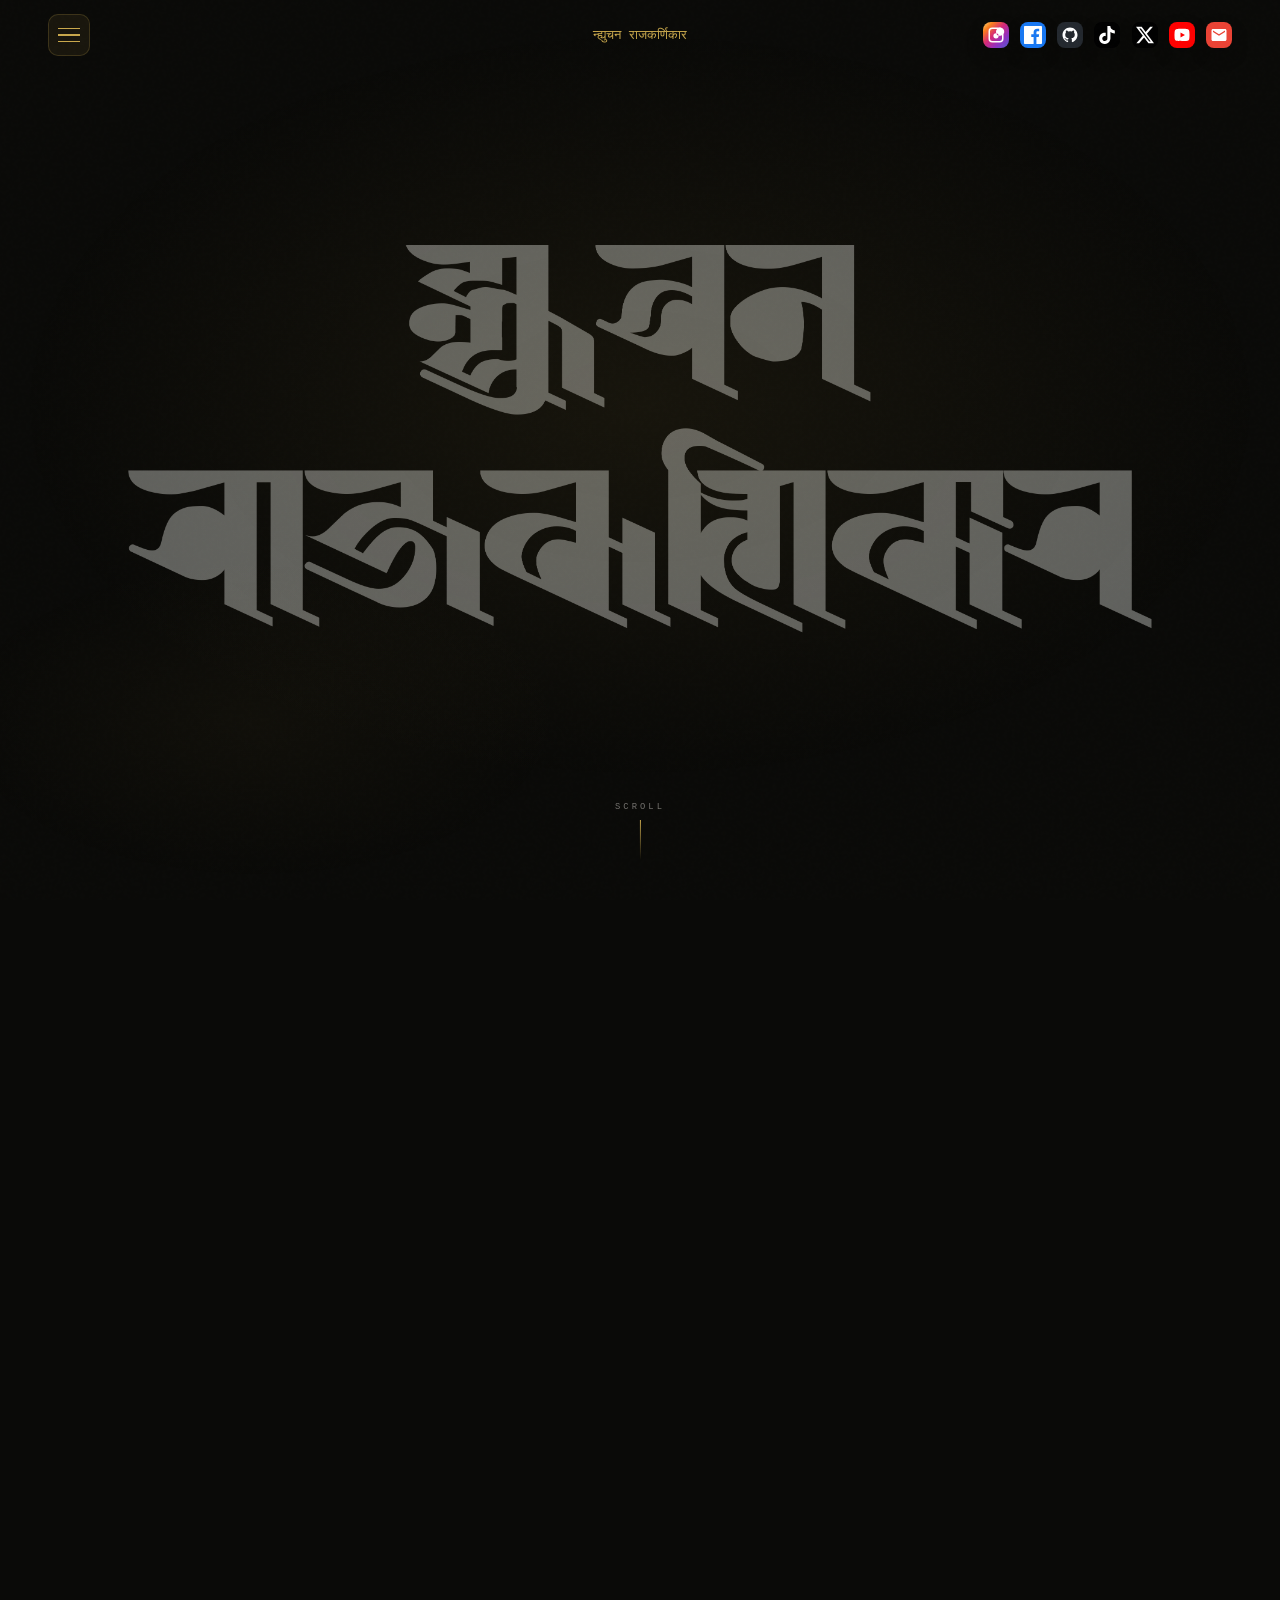
<file: index.html>
﻿<!DOCTYPE html>
<html lang="en">
<head>
  <meta charset="UTF-8" />
  <meta name="viewport" content="width=device-width, initial-scale=1.0" />
  <link rel="preconnect" href="https://fonts.googleapis.com">
  <link rel="preconnect" href="https://fonts.gstatic.com" crossorigin>
  <link href="https://fonts.googleapis.com/css2?family=Nunito:ital,wght@0,200..1000;1,200..1000&display=swap" rel="stylesheet">
  <link rel="icon" type="image/x-icon" href="icone.png" />
  <link rel="stylesheet" href="styles.css" />
  <title>nhyoochan | न्ह्युचन </title>
  <style>
    /* Styling to make the PMDRF card perfectly match your website's aesthetics */
    .charity-section-card {
      display: flex;
      align-items: center;
      justify-content: space-between;
      width: 100%;
      padding: 20px 24px;
      background: rgba(255, 255, 255, 0.02);
      border: 1px solid rgba(255, 255, 255, 0.1);
      border-radius: 8px;
      text-decoration: none;
      transition: all 0.25s ease;
      margin-top: 12px;
    }

    .charity-section-card:hover {
      background: rgba(255, 255, 255, 0.05);
      border-color: rgba(255, 255, 255, 0.25);
      transform: translateY(-2px);
    }

    .charity-info {
      display: flex;
      align-items: center;
      gap: 16px;
    }

    .charity-title {
      font-size: 1.05rem;
      font-weight: 500;
      color: #f0f0f0;
      letter-spacing: -0.01em;
    }

    .charity-subtitle {
      font-size: 0.85rem;
      color: #888888;
      margin-top: 2px;
      font-family: monospace;
    }

    .charity-arrow {
      color: #888888;
      transition: transform 0.2s ease, color 0.2s ease;
    }

    .charity-section-card:hover .charity-arrow {
      color: #ffffff;
      transform: translate(2px, -2px);
    }
  </style>
</head>
<body>

  <div class="cursor" id="cursor"></div>
  <div class="cursor-ring" id="cursorRing"></div>

  <!-- ════════════════════
        MOBILE DRAWER
  ════════════════════ --><section class="hero" aria-label="Hero">
    <div class="bg-script">
      <img src="main.svg" alt="nhyoochan in Ranjana Lipi script" />
    </div>
    <div class="scroll-cue" aria-hidden="true">
      <span>Scroll</span>
      <div class="scroll-line"></div>
    </div>
  </section>

  <!-- ── BELOW HERO ── -->
  <div style="background:#0a0a08; position:relative; z-index:2;">

    <!-- ABOUT SECTION -->
    <div class="section reveal">
      <div class="section-label">About</div>

      <div class="hero-content">
        <h1 class="hero-name">
          <span class="name-typed">nhyoo<em>chan</em></span>
          <span class="name-cursor"></span>
        </h1>
      </div>

      <p class="section-body">
        I’m a creative technologist and storyteller based in Kathmandu, Nepal, working across web design, digital media, and community-minded projects. I enjoy building polished digital experiences that feel personal, intentional, and human while staying rooted in culture, simplicity, and meaningful work.
      </p>
    </div>

    <footer>
      <p>© 2026 <span>nhyoochan</span> &nbsp;·&nbsp; Kathmandu, Nepal &nbsp;</p>
    </footer>

  </div>

  <script>
    /* ── CURSOR ── */
    const cursorEnabled = false;
    const cursor = document.getElementById('cursor');
    const cursorRing = document.getElementById('cursorRing');
    let mx = 0, my = 0, rx = 0, ry = 0;

    if (cursorEnabled) {
      document.addEventListener('mousemove', e => {
        mx = e.clientX; my = e.clientY;
        cursor.style.left = mx + 'px'; cursor.style.top = my + 'px';
      });
      (function animRing() {
        rx += (mx - rx) * 0.12; ry += (my - ry) * 0.12;
        cursorRing.style.left = rx + 'px'; cursorRing.style.top = ry + 'px';
        requestAnimationFrame(animRing);
      })();
      document.querySelectorAll('a, button').forEach(el => {
        el.addEventListener('mouseenter', () => {
          cursor.style.transform = 'translate(-50%,-50%) scale(2.2)';
          cursorRing.style.opacity = '0';
        });
        el.addEventListener('mouseleave', () => {
          cursor.style.transform = 'translate(-50%,-50%) scale(1)';
          cursorRing.style.opacity = '0.6';
        });
      });
    } else {
      cursor.style.display = 'none';
      cursorRing.style.display = 'none';
      document.body.style.cursor = 'auto';
    }

    /* ── HEADER SCROLL ── */
    /* ── SCROLL REVEAL ── */
    const io = new IntersectionObserver(entries => {
      entries.forEach(e => { if (e.isIntersecting) { e.target.classList.add('visible'); io.unobserve(e.target); } });
    }, { threshold: 0.12 });
    document.querySelectorAll('.reveal').forEach(el => io.observe(el));

    /* ── PARALLAX ── */
    const bgImg = document.querySelector('.bg-script img');
    function getScale() {
      const width = window.innerWidth;
      if (width <= 639) return 1.02;
      if (width <= 1023) return 1.04;
      return 1.06;
    }
    window.addEventListener('scroll', () => {
      if (bgImg) bgImg.style.transform = `translate(-50%, -50%) translateY(${window.scrollY * 0.25}px) scale(${getScale()})`;
    }, { passive: true });
  </script>

  <script defer src="https://static.cloudflareinsights.com/beacon.min.js/v8c78df7c7c0f484497ecbca7046644da1771523124516" integrity="sha512-8DS7rgIrAmghBFwoOTujcf6D9rXvH8xm8JQ1Ja01h9QX8EzXldiszufYa4IFfKdLUKTTrnSFXLDkUEOTrZQ8Qg==" data-cf-beacon='{"version":"2024.11.0","token":"1d15bb8c009b45a79c055deddb32f710","r":1,"server_timing":{"name":{"cfCacheStatus":true,"cfEdge":true,"cfExtPri":true,"cfL4":true,"cfOrigin":true,"cfSpeedBrain":true},"location_startswith":null}}' crossorigin="anonymous"></script>
  <script src="./navbar.js"></script>
</body>
</html>
</file>
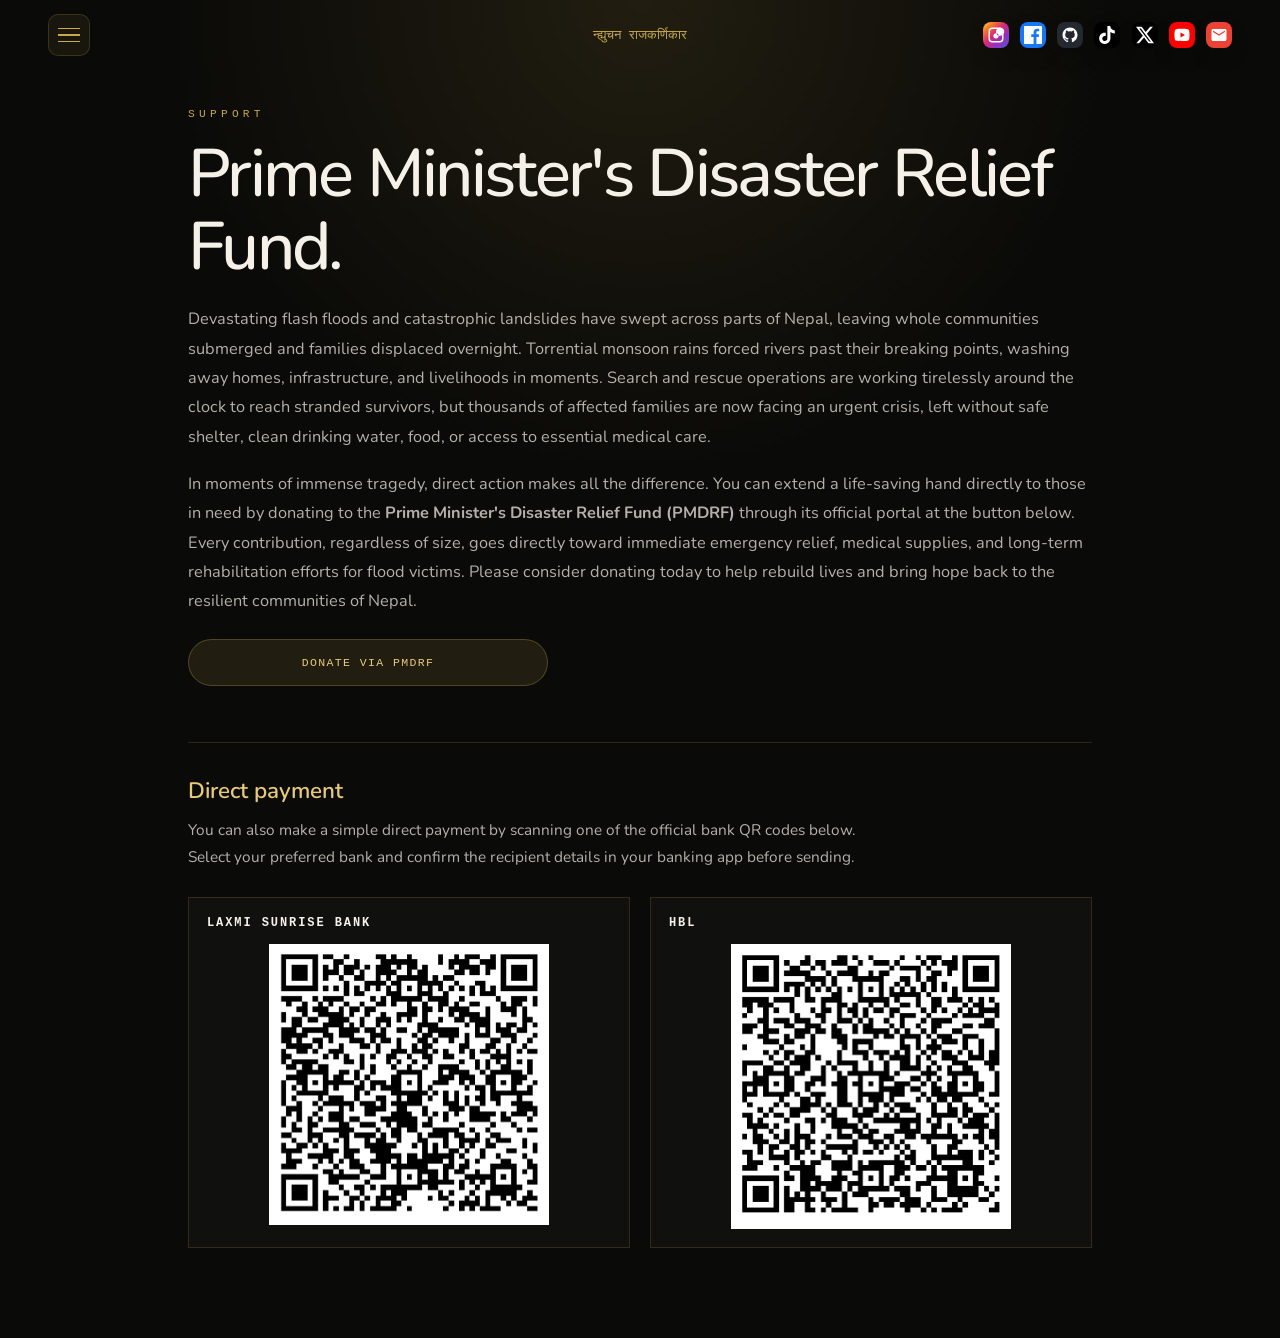
<file: charity/index.html>
﻿<!DOCTYPE html>
<html lang="en">
<head>
  <meta charset="UTF-8" />
  <meta name="viewport" content="width=device-width, initial-scale=1.0" />
  <link rel="preconnect" href="https://fonts.googleapis.com">
  <link rel="preconnect" href="https://fonts.gstatic.com" crossorigin>
  <link href="https://fonts.googleapis.com/css2?family=Nunito:ital,wght@0,200..1000;1,200..1000&display=swap" rel="stylesheet">
  <link rel="icon" type="image/x-icon" href="../icone.png" />
  <title>Support | न्ह्युचन</title>
  <style>
    :root {
      --bg: #0a0a08;
      --bg-soft: #141310;
      --card: rgba(255,255,255,0.03);
      --border: rgba(201,168,76,0.18);
      --gold: #c9a84c;
      --gold-soft: #e8c97a;
      --text: #f5f0e8;
      --muted: rgba(245,240,232,0.72);
      --shadow: rgba(0,0,0,0.28);
    }

    * {
      box-sizing: border-box;
      scrollbar-width: none;
      -ms-overflow-style: none;
    }
    *::-webkit-scrollbar { display: none; }
    body {
      margin: 0;
      min-height: 100vh;
      font-family: "Nunito", "Segoe UI", sans-serif;
      background: radial-gradient(circle at top, rgba(201,168,76,0.12), transparent 32%), var(--bg);
      color: var(--text);
    }

    html, body {
      min-height: 100%;
    }

    a { color: inherit; }

    header {
      position: fixed; top: 0; left: 0; right: 0; z-index: 500;
      display: flex; align-items: center; justify-content: space-between;
      gap: 0.9rem;
      padding: clamp(1rem, 3vw, 1.5rem) clamp(1.2rem, 5vw, 3rem);
      transition: background 0.4s ease, backdrop-filter 0.4s ease;
    }
    header.scrolled {
      background: rgba(10,10,8,0.88);
      backdrop-filter: blur(18px);
      border-bottom: 1px solid rgba(201,168,76,0.12);
    }
    .header-left {
      display: flex;
      align-items: center;
      gap: 0.7rem;
      position: relative;
      z-index: 10;
      flex-shrink: 0;
    }
    .header-right {
      display: flex;
      align-items: center;
      justify-content: center;
      gap: 0.7rem;
      flex: 1;
      position: relative;
      z-index: 10;
    }
    .header-brand {
      font-family: monospace;
      font-size: clamp(0.65rem, 1.8vw, 0.8rem);
      text-transform: uppercase;
      color: var(--gold); text-decoration: none;
      opacity: 0; animation: fadeSlideDown 0.8s ease 0.3s forwards;
      position: relative; z-index: 10;
      text-align: center;
      margin: 0 auto;
    }
    .header-instagram,
    .header-home {
      display: inline-flex;
      align-items: center;
      justify-content: center;
      width: 26px;
      height: 26px;
      border-radius: 8px;
      background: linear-gradient(135deg, #feda75 0%, #fa7e1e 20%, #d62976 45%, #962fbf 70%, #4f5bd5 100%);
      padding: 4px;
      box-shadow: 0 8px 18px rgba(0,0,0,0.18);
      opacity: 0; animation: fadeSlideDown 0.8s ease 0.6s forwards;
      transition: transform 0.25s ease, opacity 0.25s ease;
    }
    .header-instagram:hover,
    .header-home:hover {
      transform: translateY(-1px);
    }
    .header-instagram svg,
    .header-home svg {
      width: 100%;
      height: 100%;
      fill: #ffffff;
      display: block;
    }

    .header-pmdrf {
      display: inline-flex;
      align-items: center;
      justify-content: center;
      min-width: 52px;
      height: 26px;
      padding: 4px 8px;
      border: 1px solid rgba(201,168,76,0.35);
      border-radius: 8px;
      background: rgba(201,168,76,0.12);
      color: var(--gold-soft);
      font-family: "SFMono-Regular", Consolas, monospace;
      font-size: 0.56rem;
      letter-spacing: 0.08em;
      text-decoration: none;
      opacity: 0;
      animation: fadeSlideDown 0.8s ease 0.6s forwards;
      transition: transform 0.25s ease, border-color 0.25s ease;
    }

    .header-pmdrf:hover {
      transform: translateY(-1px);
      border-color: rgba(201,168,76,0.7);
    }

    .menu-btn {
      display: flex;
      flex-direction: column;
      justify-content: center;
      align-items: center;
      gap: 5px;
      width: 42px;
      height: 42px;
      background: rgba(201, 168, 76, 0.08);
      border: 1px solid rgba(201,168,76,0.2);
      border-radius: 10px;
      cursor: pointer;
      position: relative;
      z-index: 10;
    }

    .menu-btn span {
      display: block;
      width: 22px;
      height: 1.5px;
      background: var(--gold);
      transition: transform 0.35s ease, opacity 0.25s ease;
      transform-origin: center;
    }

    .menu-btn.open span:nth-child(1) { transform: translateY(6.5px) rotate(45deg); }
    .menu-btn.open span:nth-child(2) { opacity: 0; }
    .menu-btn.open span:nth-child(3) { transform: translateY(-6.5px) rotate(-45deg); }

    .mobile-drawer {
      position: fixed;
      left: 12px;
      top: 70px;
      width: min(320px, calc(100vw - 24px));
      background: rgba(16, 14, 11, 0.96);
      border: 1px solid rgba(201,168,76,0.18);
      border-radius: 18px;
      box-shadow: 0 22px 60px rgba(0,0,0,0.38);
      backdrop-filter: blur(18px);
      opacity: 0;
      pointer-events: none;
      transform: translateY(-12px);
      transition: opacity 0.3s ease, transform 0.3s ease;
      z-index: 20;
    }

    .mobile-drawer.open {
      opacity: 1;
      pointer-events: auto;
      transform: translateY(0);
    }

    .drawer-inner {
      padding: 1.2rem 1.1rem 0.8rem;
    }

    .drawer-label {
      font-family: "SFMono-Regular", Consolas, monospace;
      font-size: 0.56rem;
      letter-spacing: 0.45em;
      text-transform: uppercase;
      color: var(--gold);
      opacity: 0.7;
      margin-bottom: 1.2rem;
      padding-bottom: 0.8rem;
      border-bottom: 1px solid rgba(201,168,76,0.18);
    }

    .drawer-link {
      display: flex;
      align-items: center;
      gap: 1rem;
      color: var(--text);
      text-decoration: none;
      padding: 0.9rem 0.4rem;
      border-bottom: 1px solid rgba(255,255,255,0.05);
    }

    .drawer-icon {
      width: 20px;
      height: 20px;
      fill: var(--gold);
      flex-shrink: 0;
    }

    .drawer-platform {
      display: block;
      font-family: "SFMono-Regular", Consolas, monospace;
      font-size: 0.58rem;
      letter-spacing: 0.2em;
      text-transform: uppercase;
      color: var(--gold);
      margin-bottom: 0.2rem;
    }

    .drawer-handle {
      display: block;
      font-size: 1.05rem;
      color: var(--text);
    }

    .page {
      width: min(960px, 100%);
      margin: 0 auto;
      min-height: 100vh;
      padding: 80px 0 60px;
    }

    .card {
      background: transparent;
      border: 0;
      border-radius: 0;
      padding: 28px;
      box-shadow: none;
    }

    .eyebrow {
      color: var(--gold);
      font-size: 0.7rem;
      letter-spacing: 0.38em;
      text-transform: uppercase;
      margin-bottom: 18px;
      font-family: "SFMono-Regular", Consolas, monospace;
    }

    h1 {
      font-size: clamp(2.4rem, 6vw, 4.2rem);
      line-height: 1.08;
      margin: 0 0 22px;
      letter-spacing: -0.04em;
      font-weight: 500;
    }

    p {
      margin: 0;
      color: var(--muted);
      line-height: 1.8;
      font-size: 1.02rem;
    }

    .cta {
      display: block;
      width: min(100%, 360px);
      margin-top: 22px;
      padding: 16px 32px;
      border-radius: 999px;
      background: rgba(201,168,76,0.12);
      border: 1px solid rgba(201,168,76,0.28);
      color: var(--gold-soft);
      text-decoration: none;
      letter-spacing: 0.12em;
      text-transform: uppercase;
      font-size: 0.72rem;
      font-family: "SFMono-Regular", Consolas, monospace;
      text-align: center;
      transition: transform 0.25s ease, border-color 0.25s ease;
    }

    .cta:hover {
      transform: translateY(-2px);
      border-color: rgba(201,168,76,0.5);
    }

    @keyframes fadeSlideDown {
      from {
        opacity: 0;
        transform: translateY(-10px);
      }
      to {
        opacity: 1;
        transform: translateY(0);
      }
    }

    .payment-section {
      margin-top: 56px;
      padding-top: 32px;
      border-top: 1px solid rgba(201,168,76,0.18);
    }

    .payment-title {
      margin: 0 0 10px;
      color: var(--gold-soft);
      font-size: 1.4rem;
      font-weight: 600;
    }

    .payment-note {
      max-width: 680px;
      font-size: 0.96rem;
    }

    .payment-grid {
      display: grid;
      grid-template-columns: repeat(2, minmax(0, 1fr));
      gap: 20px;
      margin-top: 26px;
    }

    .payment-option {
      padding: 18px;
      border: 1px solid rgba(201,168,76,0.18);
      background: rgba(255,255,255,0.025);
    }

    .payment-bank {
      margin: 0 0 14px;
      color: var(--text);
      font-family: "SFMono-Regular", Consolas, monospace;
      font-size: 0.75rem;
      letter-spacing: 0.16em;
      text-transform: uppercase;
    }

    .payment-qr {
      display: block;
      width: min(100%, 280px);
      margin: 0 auto;
      background: #fff;
    }

    @media (max-width: 640px) {
      .card { padding: 20px; }

      .payment-grid {
        grid-template-columns: 1fr;
      }
    }
  </style>
</head>
<body><div class="page">
    <section class="card">
      <div class="eyebrow">Support</div>
      <h1>Prime Minister's Disaster Relief Fund.</h1>
      <p>Devastating flash floods and catastrophic landslides have swept across parts of Nepal, leaving whole communities submerged and families displaced overnight. Torrential monsoon rains forced rivers past their breaking points, washing away homes, infrastructure, and livelihoods in moments. Search and rescue operations are working tirelessly around the clock to reach stranded survivors, but thousands of affected families are now facing an urgent crisis, left without safe shelter, clean drinking water, food, or access to essential medical care.</p>
      <p style="margin-top: 18px;">In moments of immense tragedy, direct action makes all the difference. You can extend a life-saving hand directly to those in need by donating to the <strong>Prime Minister's Disaster Relief Fund (PMDRF)</strong> through its official portal at the button below. Every contribution, regardless of size, goes directly toward immediate emergency relief, medical supplies, and long-term rehabilitation efforts for flood victims. Please consider donating today to help rebuild lives and bring hope back to the resilient communities of Nepal.</p>
      <a href="https://pmdrf.nchl.com.np/" target="_blank" rel="noopener noreferrer" class="cta">Donate via PMDRF</a>

      <section class="payment-section" aria-labelledby="payment-title">
        <h2 class="payment-title" id="payment-title">Direct payment</h2>
        <p class="payment-note">You can also make a simple direct payment by scanning one of the official bank QR codes below. Select your preferred bank and confirm the recipient details in your banking app before sending.</p>
        <div class="payment-grid">
          <div class="payment-option">
            <h3 class="payment-bank">Laxmi Sunrise Bank</h3>
            <a href="LAXMI%20SUNRISE.png" target="_blank" rel="noopener noreferrer" aria-label="Open Laxmi Sunrise Bank QR code">
              <img class="payment-qr" src="LAXMI%20SUNRISE.png" alt="Laxmi Sunrise Bank payment QR code" />
            </a>
          </div>
          <div class="payment-option">
            <h3 class="payment-bank">HBL</h3>
            <a href="HBL.png" target="_blank" rel="noopener noreferrer" aria-label="Open HBL payment QR code">
              <img class="payment-qr" src="HBL.png" alt="HBL payment QR code" />
            </a>
          </div>
        </div>
      </section>
    </section>
  </div>

  <script>
    </script>
  <script src="../navbar.js"></script>
</body>
</html>
</file>
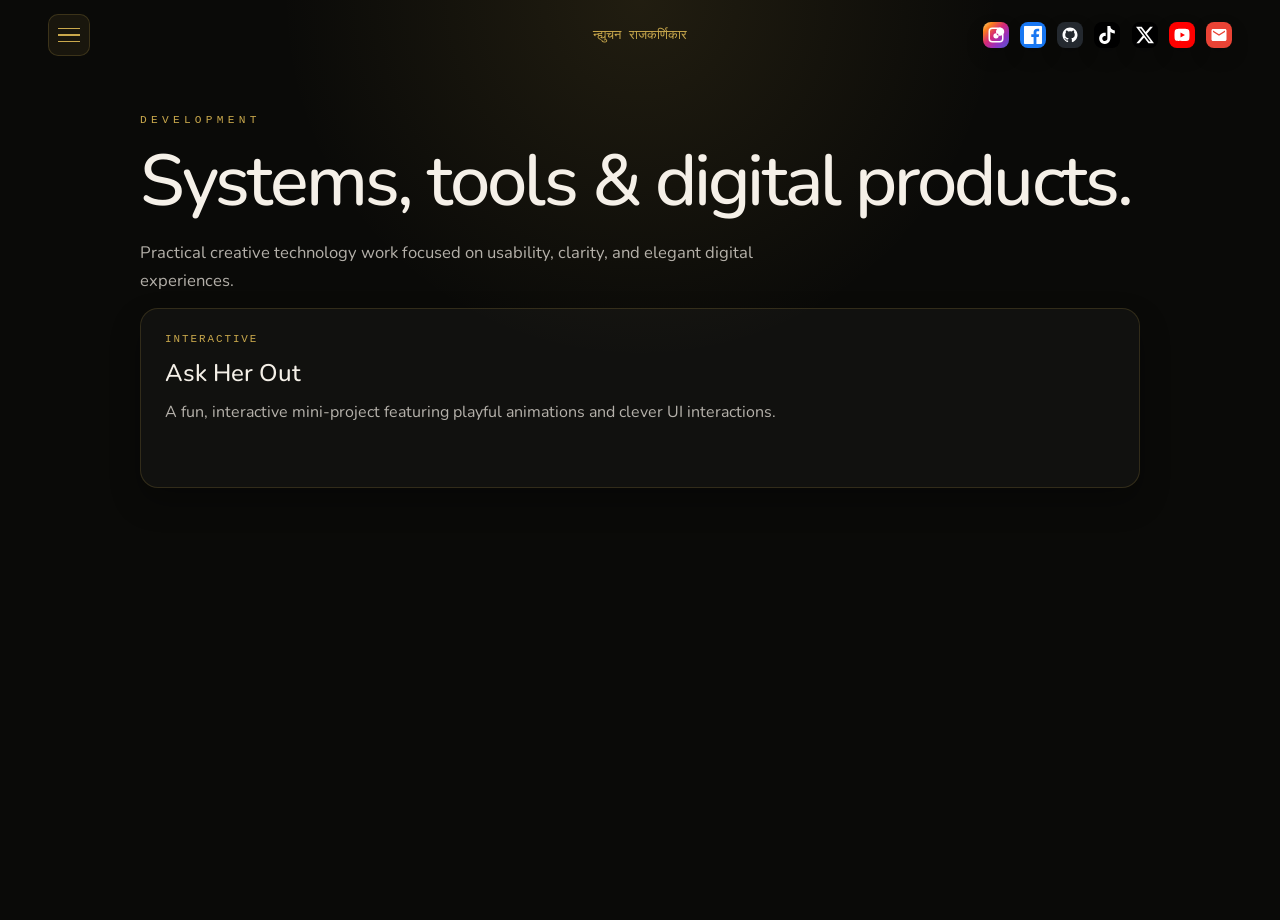
<file: development/index.html>
<!DOCTYPE html>
<html lang="en">
<head>
  <meta charset="UTF-8" />
  <meta name="viewport" content="width=device-width, initial-scale=1.0" />
  <link rel="preconnect" href="https://fonts.googleapis.com">
  <link rel="preconnect" href="https://fonts.gstatic.com" crossorigin>
  <link href="https://fonts.googleapis.com/css2?family=Nunito:ital,wght@0,200..1000;1,200..1000&display=swap" rel="stylesheet">
  <link rel="icon" type="image/x-icon" href="../../icone.png" />
  <title>Development | न्ह्युचन</title>
  <style>
    :root {
      --bg: #0a0a08;
      --bg-soft: #141310;
      --card: rgba(255,255,255,0.03);
      --border: rgba(201,168,76,0.18);
      --gold: #c9a84c;
      --gold-soft: #e8c97a;
      --text: #f5f0e8;
      --muted: rgba(245,240,232,0.72);
      --shadow: rgba(0,0,0,0.28);
    }

    * {
      box-sizing: border-box;
      scrollbar-width: none;
      -ms-overflow-style: none;
    }
    *::-webkit-scrollbar { display: none; }
    body {
      margin: 10px;
      min-height: 100vh;
      font-family: "Nunito", "Segoe UI", sans-serif;
      background: radial-gradient(circle at top, rgba(201,168,76,0.12), transparent 32%), var(--bg);
      color: var(--text);
    }

    html, body { min-height: 100%; }
    a { color: inherit; }

    header {
      position: fixed; top: 0; left: 0; right: 0; z-index: 500;
      display: flex; align-items: center; justify-content: space-between;
      gap: 0.9rem;
      padding: clamp(1rem, 3vw, 1.5rem) clamp(1.2rem, 5vw, 3rem);
      transition: background 0.4s ease, backdrop-filter 0.4s ease;
    }
    header.scrolled {
      background: rgba(10,10,8,0.88);
      backdrop-filter: blur(18px);
      border-bottom: 1px solid rgba(201,168,76,0.12);
    }
    .header-left {
      display: flex;
      align-items: center;
      gap: 0.7rem;
      position: relative;
      z-index: 10;
      flex-shrink: 0;
    }
    .header-right {
      display: flex;
      align-items: center;
      justify-content: center;
      gap: 0.7rem;
      flex: 1;
      position: relative;
      z-index: 10;
    }
    .header-brand {
      font-family: monospace;
      font-size: clamp(0.65rem, 1.8vw, 0.8rem);
      text-transform: uppercase;
      color: var(--gold); text-decoration: none;
      opacity: 0; animation: fadeSlideDown 0.8s ease 0.3s forwards;
      position: relative; z-index: 10;
      text-align: center;
      margin: 0 auto;
    }
    .header-instagram,
    .header-home {
      display: inline-flex;
      align-items: center;
      justify-content: center;
      width: 26px;
      height: 26px;
      border-radius: 8px;
      background: linear-gradient(135deg, #feda75 0%, #fa7e1e 20%, #d62976 45%, #962fbf 70%, #4f5bd5 100%);
      padding: 4px;
      box-shadow: 0 8px 18px rgba(0,0,0,0.18);
      opacity: 0; animation: fadeSlideDown 0.8s ease 0.6s forwards;
      transition: transform 0.25s ease, opacity 0.25s ease;
    }
    .header-instagram:hover,
    .header-home:hover {
      transform: translateY(-1px);
    }
    .header-instagram svg,
    .header-home svg {
      width: 100%;
      height: 100%;
      fill: #ffffff;
      display: block;
    }

    .header-github {
      display: inline-flex;
      align-items: center;
      justify-content: center;
      width: 26px;
      height: 26px;
      border-radius: 8px;
      background: #24292f;
      padding: 4px;
      box-shadow: 0 8px 18px rgba(0,0,0,0.18);
      opacity: 0;
      animation: fadeSlideDown 0.8s ease 0.6s forwards;
      transition: transform 0.25s ease, opacity 0.25s ease;
    }

    .header-github:hover {
      transform: translateY(-1px);
    }

    .header-github svg {
      width: 100%;
      height: 100%;
      fill: #ffffff;
      display: block;
    }

    .menu-btn {
      display: flex; flex-direction: column; justify-content: center; align-items: center; gap: 5px;
      width: 42px; height: 42px;
      background: rgba(201, 168, 76, 0.08);
      border: 1px solid rgba(201,168,76,0.2);
      border-radius: 10px; cursor: pointer; position: relative; z-index: 10;
    }
    .menu-btn span {
      display: block; width: 22px; height: 1.5px; background: var(--gold);
      transition: transform 0.35s ease, opacity 0.25s ease; transform-origin: center;
    }
    .menu-btn.open span:nth-child(1) { transform: translateY(6.5px) rotate(45deg); }
    .menu-btn.open span:nth-child(2) { opacity: 0; }
    .menu-btn.open span:nth-child(3) { transform: translateY(-6.5px) rotate(-45deg); }

    .mobile-drawer {
      position: fixed; left: 12px; top: 70px; width: min(320px, calc(100vw - 24px));
      background: rgba(16, 14, 11, 0.96); border: 1px solid rgba(201,168,76,0.18); border-radius: 18px;
      box-shadow: 0 22px 60px rgba(0,0,0,0.38); backdrop-filter: blur(18px);
      opacity: 0; pointer-events: none; transform: translateY(-12px);
      transition: opacity 0.3s ease, transform 0.3s ease; z-index: 20;
    }
    .mobile-drawer.open { opacity: 1; pointer-events: auto; transform: translateY(0); }

    .drawer-inner { padding: 1.2rem 1.1rem 0.8rem; }
    .drawer-label {
      font-family: "SFMono-Regular", Consolas, monospace; font-size: 0.56rem; letter-spacing: 0.45em; text-transform: uppercase;
      color: var(--gold); opacity: 0.7; margin-bottom: 1.2rem; padding-bottom: 0.8rem; border-bottom: 1px solid rgba(201,168,76,0.18);
    }
    .drawer-link {
      display: flex; align-items: center; gap: 1rem; color: var(--text); text-decoration: none; padding: 0.9rem 0.4rem;
      border-bottom: 1px solid rgba(255,255,255,0.05);
    }
    .drawer-icon { width: 20px; height: 20px; fill: var(--gold); flex-shrink: 0; }
    .drawer-platform {
      display: block; font-family: "SFMono-Regular", Consolas, monospace; font-size: 0.58rem; letter-spacing: 0.2em; text-transform: uppercase;
      color: var(--gold); margin-bottom: 0.2rem;
    }
    .drawer-handle { display: block; font-size: 1.05rem; color: var(--text); }

    .page {
      width: min(1000px, calc(100% - 20px)); margin: 0 auto; min-height: 100vh; padding: 80px 0 60px;
    }
    .hero { padding: 24px 0 12px; }
    .eyebrow {
      color: var(--gold); font-size: 0.7rem; letter-spacing: 0.38em; text-transform: uppercase; margin-bottom: 16px;
      font-family: "SFMono-Regular", Consolas, monospace;
    }
    h1 {
      font-size: clamp(2.6rem, 7vw, 4.5rem); line-height: 1.1; margin: 0 0 18px; font-weight: 500; letter-spacing: -0.04em;
    }
    .subtitle {
      color: var(--muted); max-width: 650px; font-size: 1.04rem; line-height: 1.7;
    }
    .grid {
      display: grid; grid-template-columns: repeat(auto-fit, minmax(240px, 1fr)); gap: 1rem; margin-top: 2rem;
    }
    .card {
      background: var(--card); border: 1px solid var(--border); border-radius: 18px; padding: 24px; box-shadow: 0 14px 30px var(--shadow);
      min-height: 180px;
    }
    .tag {
      color: var(--gold); font-size: 0.68rem; letter-spacing: 0.18em; text-transform: uppercase; margin-bottom: 12px;
      font-family: "SFMono-Regular", Consolas, monospace;
    }
    h2 {
      margin: 0 0 10px; font-size: 1.5rem; font-weight: 500;
    }
    p { margin: 0; color: var(--muted); line-height: 1.7; }

    @keyframes fadeSlideDown {
      from { opacity: 0; transform: translateY(-12px); }
      to { opacity: 1; transform: translateY(0); }
    }
  </style>
</head>
<body><div class="page">
    <section class="hero">
      <div class="eyebrow">Development</div>
      <h1>Systems, tools & digital products.</h1>
      <p class="subtitle">Practical creative technology work focused on usability, clarity, and elegant digital experiences.</p>
    </section>

      <!-- <div class="grid">
        <article class="card">
          <div class="tag">Web</div>
          <h2>Clean interfaces</h2>
          <p>Responsive, polished interfaces built to feel usable and deliberate.</p>
        </article>

        <article class="card">
          <div class="tag">Workflow</div>
          <h2>Digital systems</h2>
          <p>Tools and structures that support smooth delivery and maintainability.</p>
        </article>
        -->
      <a href="../ask-her-out/" style="text-decoration: none; color: inherit; display: block;">
        <article class="card" style="transition: transform 0.2s ease, border-color 0.2s ease;" onmouseover="this.style.borderColor='var(--gold)'; this.style.transform='translateY(-2px)';" onmouseout="this.style.borderColor='var(--border)'; this.style.transform='none';">
          <div class="tag">Interactive</div>
          <h2>Ask Her Out</h2>
          <p>A fun, interactive mini-project featuring playful animations and clever UI interactions.</p>
        </article>
      </a>
    </div>
  </div>

  <script>
    </script>
  <script src="../navbar.js"></script>
</body>
</html>
</file>
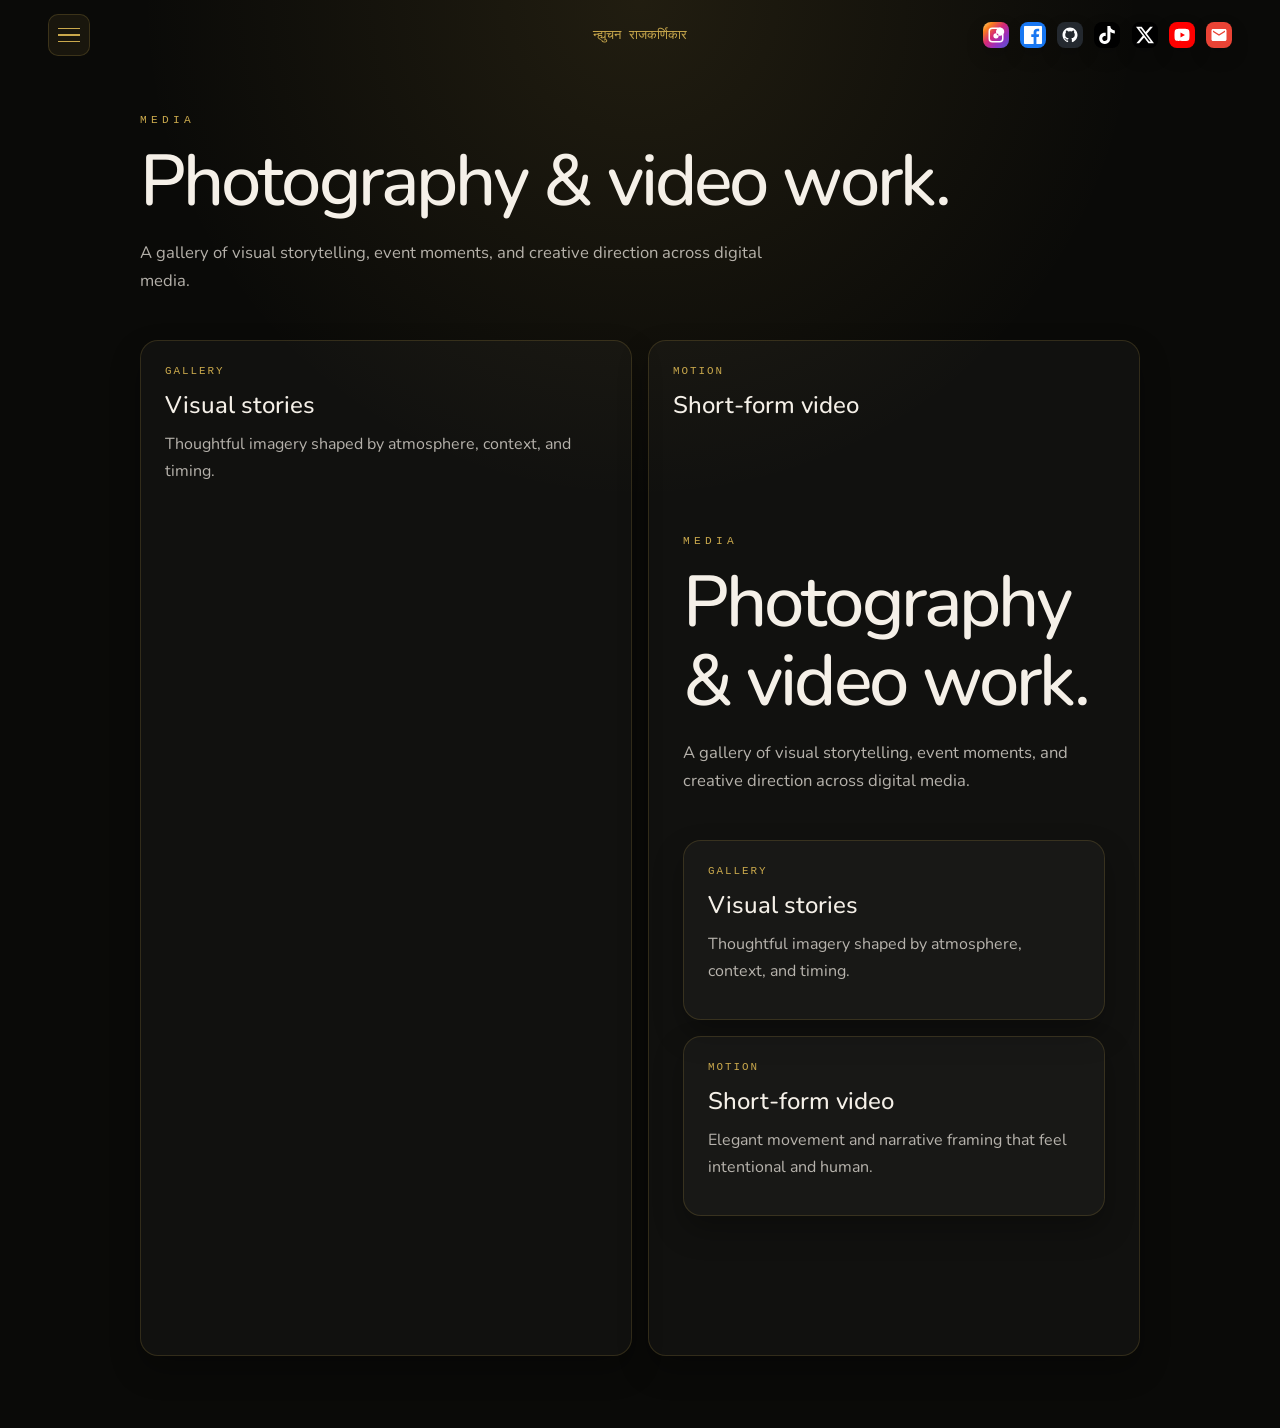
<file: media/index.html>
<!DOCTYPE html>
<html lang="en">
<head>
  <meta charset="UTF-8" />
  <meta name="viewport" content="width=device-width, initial-scale=1.0" />
  <link rel="preconnect" href="https://fonts.googleapis.com">
  <link rel="preconnect" href="https://fonts.gstatic.com" crossorigin>
  <link href="https://fonts.googleapis.com/css2?family=Nunito:ital,wght@0,200..1000;1,200..1000&display=swap" rel="stylesheet">
  <link rel="icon" type="image/x-icon" href="../../icone.png" />
  <title>Media | न्ह्युचन</title>
  <style>
    :root {
      --bg: #0a0a08;
      --bg-soft: #141310;
      --card: rgba(255,255,255,0.03);
      --border: rgba(201,168,76,0.18);
      --gold: #c9a84c;
      --gold-soft: #e8c97a;
      --text: #f5f0e8;
      --muted: rgba(245,240,232,0.72);
      --shadow: rgba(0,0,0,0.28);
    }

    * {
      box-sizing: border-box;
      scrollbar-width: none;
      -ms-overflow-style: none;
    }
    *::-webkit-scrollbar { display: none; }
    body {
      margin: 10px;
      min-height: 100vh;
      font-family: "Nunito", "Segoe UI", sans-serif;
      background: radial-gradient(circle at top, rgba(201,168,76,0.12), transparent 32%), var(--bg);
      color: var(--text);
    }

    html, body { min-height: 100%; }
    a { color: inherit; }

    header {
      position: fixed; top: 0; left: 0; right: 0; z-index: 500;
      display: flex; align-items: center; justify-content: space-between;
      gap: 0.9rem;
      padding: clamp(1rem, 3vw, 1.5rem) clamp(1.2rem, 5vw, 3rem);
      transition: background 0.4s ease, backdrop-filter 0.4s ease;
    }
    header.scrolled {
      background: rgba(10,10,8,0.88);
      backdrop-filter: blur(18px);
      border-bottom: 1px solid rgba(201,168,76,0.12);
    }
    .header-left {
      display: flex;
      align-items: center;
      gap: 0.7rem;
      position: relative;
      z-index: 10;
      flex-shrink: 0;
    }
    .header-right {
      display: flex;
      align-items: center;
      justify-content: center;
      gap: 0.7rem;
      flex: 1;
      position: relative;
      z-index: 10;
    }
    .header-brand {
      font-family: monospace;
      font-size: clamp(0.65rem, 1.8vw, 0.8rem);
      text-transform: uppercase;
      color: var(--gold); text-decoration: none;
      opacity: 0; animation: fadeSlideDown 0.8s ease 0.3s forwards;
      position: relative; z-index: 10;
      text-align: center;
      margin: 0 auto;
    }
    .header-instagram,
    .header-home {
      display: inline-flex;
      align-items: center;
      justify-content: center;
      width: 26px;
      height: 26px;
      border-radius: 8px;
      background: linear-gradient(135deg, #feda75 0%, #fa7e1e 20%, #d62976 45%, #962fbf 70%, #4f5bd5 100%);
      padding: 4px;
      box-shadow: 0 8px 18px rgba(0,0,0,0.18);
      opacity: 0; animation: fadeSlideDown 0.8s ease 0.6s forwards;
      transition: transform 0.25s ease, opacity 0.25s ease;
    }
    .header-instagram:hover,
    .header-home:hover {
      transform: translateY(-1px);
    }
    .header-instagram svg,
    .header-home svg {
      width: 100%;
      height: 100%;
      fill: #ffffff;
      display: block;
    }

    .menu-btn {
      display: flex; flex-direction: column; justify-content: center; align-items: center; gap: 5px;
      width: 42px; height: 42px;
      background: rgba(201, 168, 76, 0.08);
      border: 1px solid rgba(201,168,76,0.2);
      border-radius: 10px; cursor: pointer; position: relative; z-index: 10;
    }
    .menu-btn span {
      display: block; width: 22px; height: 1.5px; background: var(--gold);
      transition: transform 0.35s ease, opacity 0.25s ease; transform-origin: center;
    }
    .menu-btn.open span:nth-child(1) { transform: translateY(6.5px) rotate(45deg); }
    .menu-btn.open span:nth-child(2) { opacity: 0; }
    .menu-btn.open span:nth-child(3) { transform: translateY(-6.5px) rotate(-45deg); }

    .mobile-drawer {
      position: fixed; left: 12px; top: 70px; width: min(320px, calc(100vw - 24px));
      background: rgba(16, 14, 11, 0.96); border: 1px solid rgba(201,168,76,0.18); border-radius: 18px;
      box-shadow: 0 22px 60px rgba(0,0,0,0.38); backdrop-filter: blur(18px);
      opacity: 0; pointer-events: none; transform: translateY(-12px);
      transition: opacity 0.3s ease, transform 0.3s ease; z-index: 20;
    }
    .mobile-drawer.open { opacity: 1; pointer-events: auto; transform: translateY(0); }

    .drawer-inner { padding: 1.2rem 1.1rem 0.8rem; }
    .drawer-label {
      font-family: "SFMono-Regular", Consolas, monospace; font-size: 0.56rem; letter-spacing: 0.45em; text-transform: uppercase;
      color: var(--gold); opacity: 0.7; margin-bottom: 1.2rem; padding-bottom: 0.8rem; border-bottom: 1px solid rgba(201,168,76,0.18);
    }
    .drawer-link {
      display: flex; align-items: center; gap: 1rem; color: var(--text); text-decoration: none; padding: 0.9rem 0.4rem;
      border-bottom: 1px solid rgba(255,255,255,0.05);
    }
    .drawer-icon { width: 20px; height: 20px; fill: var(--gold); flex-shrink: 0; }
    .drawer-platform {
      display: block; font-family: "SFMono-Regular", Consolas, monospace; font-size: 0.58rem; letter-spacing: 0.2em; text-transform: uppercase;
      color: var(--gold); margin-bottom: 0.2rem;
    }
    .drawer-handle { display: block; font-size: 1.05rem; color: var(--text); }

    .page {
      width: min(1000px, calc(100% - 20px)); margin: 0 auto; min-height: 100vh; padding: 80px 0 60px;
    }
    .hero { padding: 24px 0 12px; }
    .eyebrow {
      color: var(--gold); font-size: 0.7rem; letter-spacing: 0.38em; text-transform: uppercase; margin-bottom: 16px;
      font-family: "SFMono-Regular", Consolas, monospace;
    }
    h1 {
      font-size: clamp(2.6rem, 7vw, 4.5rem); line-height: 1.1; margin: 0 0 18px; font-weight: 500; letter-spacing: -0.04em;
    }
    .subtitle {
      color: var(--muted); max-width: 650px; font-size: 1.04rem; line-height: 1.7;
    }
    .grid {
      display: grid; grid-template-columns: repeat(auto-fit, minmax(240px, 1fr)); gap: 1rem; margin-top: 2rem;
    }
    .card {
      background: var(--card); border: 1px solid var(--border); border-radius: 18px; padding: 24px; box-shadow: 0 14px 30px var(--shadow);
      min-height: 180px;
    }
    .tag {
      color: var(--gold); font-size: 0.68rem; letter-spacing: 0.18em; text-transform: uppercase; margin-bottom: 12px;
      font-family: "SFMono-Regular", Consolas, monospace;
    }
    h2 {
      margin: 0 0 10px; font-size: 1.5rem; font-weight: 500;
    }
    p { margin: 0; color: var(--muted); line-height: 1.7; }

    @keyframes fadeSlideDown {
      from { opacity: 0; transform: translateY(-12px); }
      to { opacity: 1; transform: translateY(0); }
    }
  </style>
</head>
<body><div class="page">
    <section class="hero">
      <div class="eyebrow">Media</div>
      <h1>Photography & video work.</h1>
      <p class="subtitle">A gallery of visual storytelling, event moments, and creative direction across digital media.</p>
    </section>

    <div class="grid">
      <article class="card">
        <div class="tag">Gallery</div>
        <h2>Visual stories</h2>
        <p>Thoughtful imagery shaped by atmosphere, context, and timing.</p>
      </article>
      <article class="card">
        <div class="tag">Motion</div>
        <h2>Short-form video</h2>
<head>
  <meta charset="UTF-8" />
  <meta name="viewport" content="width=device-width, initial-scale=1.0" />
  <link rel="preconnect" href="https://fonts.googleapis.com">
  <link rel="preconnect" href="https://fonts.gstatic.com" crossorigin>
  <link href="https://fonts.googleapis.com/css2?family=Nunito:ital,wght@0,200..1000;1,200..1000&display=swap" rel="stylesheet">
  <link rel="icon" type="image/x-icon" href="../../icone.png" />
  <title>Media | न्ह्युचन</title>
  <style>
    :root {
      --bg: #0a0a08;
      --bg-soft: #141310;
      --card: rgba(255,255,255,0.03);
      --border: rgba(201,168,76,0.18);
      --gold: #c9a84c;
      --gold-soft: #e8c97a;
      --text: #f5f0e8;
      --muted: rgba(245,240,232,0.72);
      --shadow: rgba(0,0,0,0.28);
    }

    * {
      box-sizing: border-box;
      scrollbar-width: none;
      -ms-overflow-style: none;
    }
    *::-webkit-scrollbar { display: none; }
    body {
      margin: 10px;
      min-height: 100vh;
      font-family: "Nunito", "Segoe UI", sans-serif;
      background: radial-gradient(circle at top, rgba(201,168,76,0.12), transparent 32%), var(--bg);
      color: var(--text);
    }

    html, body { min-height: 100%; }
    a { color: inherit; }

    header {
      position: fixed; top: 0; left: 0; right: 0; z-index: 500;
      display: flex; align-items: center; justify-content: space-between;
      gap: 0.9rem;
      padding: clamp(1rem, 3vw, 1.5rem) clamp(1.2rem, 5vw, 3rem);
      transition: background 0.4s ease, backdrop-filter 0.4s ease;
    }
    header.scrolled {
      background: rgba(10,10,8,0.88);
      backdrop-filter: blur(18px);
      border-bottom: 1px solid rgba(201,168,76,0.12);
    }
    .header-left {
      display: flex;
      align-items: center;
      gap: 0.7rem;
      position: relative;
      z-index: 10;
      flex-shrink: 0;
    }
    .header-right {
      display: flex;
      align-items: center;
      justify-content: center;
      gap: 0.7rem;
      flex: 1;
      position: relative;
      z-index: 10;
    }
    .header-brand {
      font-family: monospace;
      font-size: clamp(0.65rem, 1.8vw, 0.8rem);
      text-transform: uppercase;
      color: var(--gold); text-decoration: none;
      opacity: 0; animation: fadeSlideDown 0.8s ease 0.3s forwards;
      position: relative; z-index: 10;
      text-align: center;
      margin: 0 auto;
    }
    .header-instagram,
    .header-home {
      display: inline-flex;
      align-items: center;
      justify-content: center;
      width: 26px;
      height: 26px;
      border-radius: 8px;
      background: linear-gradient(135deg, #feda75 0%, #fa7e1e 20%, #d62976 45%, #962fbf 70%, #4f5bd5 100%);
      padding: 4px;
      box-shadow: 0 8px 18px rgba(0,0,0,0.18);
      opacity: 0; animation: fadeSlideDown 0.8s ease 0.6s forwards;
      transition: transform 0.25s ease, opacity 0.25s ease;
    }
    .header-instagram:hover,
    .header-home:hover {
      transform: translateY(-1px);
    }
    .header-instagram svg,
    .header-home svg {
      width: 100%;
      height: 100%;
      fill: #ffffff;
      display: block;
    }

    .menu-btn {
      display: flex; flex-direction: column; justify-content: center; align-items: center; gap: 5px;
      width: 42px; height: 42px;
      background: rgba(201, 168, 76, 0.08);
      border: 1px solid rgba(201,168,76,0.2);
      border-radius: 10px; cursor: pointer; position: relative; z-index: 10;
    }
    .menu-btn span {
      display: block; width: 22px; height: 1.5px; background: var(--gold);
      transition: transform 0.35s ease, opacity 0.25s ease; transform-origin: center;
    }
    .menu-btn.open span:nth-child(1) { transform: translateY(6.5px) rotate(45deg); }
    .menu-btn.open span:nth-child(2) { opacity: 0; }
    .menu-btn.open span:nth-child(3) { transform: translateY(-6.5px) rotate(-45deg); }

    .mobile-drawer {
      position: fixed; left: 12px; top: 70px; width: min(320px, calc(100vw - 24px));
      background: rgba(16, 14, 11, 0.96); border: 1px solid rgba(201,168,76,0.18); border-radius: 18px;
      box-shadow: 0 22px 60px rgba(0,0,0,0.38); backdrop-filter: blur(18px);
      opacity: 0; pointer-events: none; transform: translateY(-12px);
      transition: opacity 0.3s ease, transform 0.3s ease; z-index: 20;
    }
    .mobile-drawer.open { opacity: 1; pointer-events: auto; transform: translateY(0); }

    .drawer-inner { padding: 1.2rem 1.1rem 0.8rem; }
    .drawer-label {
      font-family: "SFMono-Regular", Consolas, monospace; font-size: 0.56rem; letter-spacing: 0.45em; text-transform: uppercase;
      color: var(--gold); opacity: 0.7; margin-bottom: 1.2rem; padding-bottom: 0.8rem; border-bottom: 1px solid rgba(201,168,76,0.18);
    }
    .drawer-link {
      display: flex; align-items: center; gap: 1rem; color: var(--text); text-decoration: none; padding: 0.9rem 0.4rem;
      border-bottom: 1px solid rgba(255,255,255,0.05);
    }
    .drawer-icon { width: 20px; height: 20px; fill: var(--gold); flex-shrink: 0; }
    .drawer-platform {
      display: block; font-family: "SFMono-Regular", Consolas, monospace; font-size: 0.58rem; letter-spacing: 0.2em; text-transform: uppercase;
      color: var(--gold); margin-bottom: 0.2rem;
    }
    .drawer-handle { display: block; font-size: 1.05rem; color: var(--text); }

    .page {
      width: min(1000px, calc(100% - 20px)); margin: 0 auto; min-height: 100vh; padding: 80px 0 60px;
    }
    .hero { padding: 24px 0 12px; }
    .eyebrow {
      color: var(--gold); font-size: 0.7rem; letter-spacing: 0.38em; text-transform: uppercase; margin-bottom: 16px;
      font-family: "SFMono-Regular", Consolas, monospace;
    }
    h1 {
      font-size: clamp(2.6rem, 7vw, 4.5rem); line-height: 1.1; margin: 0 0 18px; font-weight: 500; letter-spacing: -0.04em;
    }
    .subtitle {
      color: var(--muted); max-width: 650px; font-size: 1.04rem; line-height: 1.7;
    }
    .grid {
      display: grid; grid-template-columns: repeat(auto-fit, minmax(240px, 1fr)); gap: 1rem; margin-top: 2rem;
    }
    .card {
      background: var(--card); border: 1px solid var(--border); border-radius: 18px; padding: 24px; box-shadow: 0 14px 30px var(--shadow);
      min-height: 180px;
    }
    .tag {
      color: var(--gold); font-size: 0.68rem; letter-spacing: 0.18em; text-transform: uppercase; margin-bottom: 12px;
      font-family: "SFMono-Regular", Consolas, monospace;
    }
    h2 {
      margin: 0 0 10px; font-size: 1.5rem; font-weight: 500;
    }
    p { margin: 0; color: var(--muted); line-height: 1.7; }

    @keyframes fadeSlideDown {
      from { opacity: 0; transform: translateY(-12px); }
      to { opacity: 1; transform: translateY(0); }
    }
  </style>
</head>
<body><div class="page">
    <section class="hero">
      <div class="eyebrow">Media</div>
      <h1>Photography & video work.</h1>
      <p class="subtitle">A gallery of visual storytelling, event moments, and creative direction across digital media.</p>
    </section>

    <div class="grid">
      <article class="card">
        <div class="tag">Gallery</div>
        <h2>Visual stories</h2>
        <p>Thoughtful imagery shaped by atmosphere, context, and timing.</p>
      </article>
      <article class="card">
        <div class="tag">Motion</div>
        <h2>Short-form video</h2>
        <p>Elegant movement and narrative framing that feel intentional and human.</p>
      </article>
    </div>
  </div>

  <script src="../navbar.js"></script>
</body>
</html>
</file>
<file: styles.css>
:root {
      --gold: #c9a84c;
      --gold-light: #e8c97a;
      --cream: #f5f0e8;
      --dark: #0a0a08;
      --dark-2: #141410;
      --muted: rgba(245, 240, 232, 0.45);
    }

    *, *::before, *::after { margin: 0; padding: 0; box-sizing: border-box; }
    *, *::before, *::after {
      scrollbar-width: none;
      -ms-overflow-style: none;
    }
    *::-webkit-scrollbar { display: none; }
    html, body { height: 100%; width: 100%; overflow-x: hidden; }

    body {
      background-color: var(--dark);
      color: var(--cream);
      font-family: "Nunito", "Segoe UI", sans-serif;
      cursor: auto;
    }

    /* ── CURSOR ── */
    .cursor {
      position: fixed; width: 10px; height: 10px;
      background: var(--gold); border-radius: 50%;
      pointer-events: none; z-index: 9999;
      transform: translate(-50%, -50%);
      transition: transform 0.1s ease, width 0.3s ease, height 0.3s ease;
      mix-blend-mode: difference;
    }
    .cursor-ring {
      position: fixed; width: 36px; height: 36px;
      border: 1.5px solid var(--gold); border-radius: 50%;
      pointer-events: none; z-index: 9998;
      transform: translate(-50%, -50%);
      transition: transform 0.18s ease, opacity 0.3s ease;
      opacity: 0.6;
    }

    /* ── NOISE ── */
    body::before {
      content: '';
      position: fixed; inset: 0;
      background-image: url("data:image/svg+xml,%3Csvg viewBox='0 0 256 256' xmlns='http://www.w3.org/2000/svg'%3E%3Cfilter id='noise'%3E%3CfeTurbulence type='fractalNoise' baseFrequency='0.9' numOctaves='4' stitchTiles='stitch'/%3E%3C/filter%3E%3Crect width='100%25' height='100%25' filter='url(%23noise)' opacity='0.04'/%3E%3C/svg%3E");
      pointer-events: none; z-index: 1000; opacity: 0.35;
    }

    /* ════════════════════
       HEADER
    ════════════════════ */
 /* Example using background-size: cover */
    header {
      position: fixed; top: 0; left: 0; right: 0; z-index: 500;
      display: flex; align-items: center; justify-content: space-between;
      gap: 0.9rem;
      padding: clamp(1rem, 3vw, 1.5rem) clamp(1.2rem, 5vw, 3rem);
      transition: background 0.4s ease, backdrop-filter 0.4s ease;
    }
    header.scrolled {
      background: rgba(10,10,8,0.88);
      backdrop-filter: blur(18px);
      border-bottom: 1px solid rgba(201,168,76,0.12);
    }
    .header-left {
      display: flex;
      align-items: center;
      gap: 0.7rem;
      position: relative;
      z-index: 10;
      flex-shrink: 0;
    }
    .header-right {
      display: flex;
      align-items: center;
      justify-content: center;
      gap: 0.7rem;
      flex: 1;
      position: relative;
      z-index: 10;
    }
    .header-brand {
      font-family: monospace;
      font-size: clamp(0.65rem, 1.8vw, 0.8rem);
      text-transform: uppercase;
      color: var(--gold); text-decoration: none;
      opacity: 0; animation: fadeSlideDown 0.8s ease 0.3s forwards;
      position: relative; z-index: 10;
      text-align: center;
      margin: 0 auto;
    }
    .header-instagram {
      display: inline-flex;
      align-items: center;
      justify-content: center;
      width: 26px;
      height: 26px;
      border-radius: 8px;
      background: linear-gradient(135deg, #feda75 0%, #fa7e1e 20%, #d62976 45%, #962fbf 70%, #4f5bd5 100%);
      padding: 4px;
      box-shadow: 0 8px 18px rgba(0,0,0,0.18);
      opacity: 0; animation: fadeSlideDown 0.8s ease 0.6s forwards;
      transition: transform 0.25s ease, opacity 0.25s ease;
    }
    .header-instagram:hover {
      transform: translateY(-1px);
    }
    .header-instagram svg {
      width: 100%;
      height: 100%;
      fill: #ffffff;
      display: block;
    }

    /* ── Desktop / Tablet nav ── */
    .social-nav {
      display: none;
      align-items: center;
      gap: clamp(0.8rem, 2vw, 1.8rem);
      opacity: 0; animation: fadeSlideDown 0.8s ease 0.5s forwards;
    }
    .social-link {
      display: flex; align-items: center; gap: 0.45rem;
      text-decoration: none; color: var(--muted);
      font-family: monospace; font-size: clamp(0.55rem, 1.2vw, 0.68rem);
      letter-spacing: 0.15em; text-transform: uppercase;
      transition: color 0.3s ease, gap 0.3s ease;
      position: relative;
    }
    .social-link::after {
      content: ''; position: absolute; bottom: -3px; left: 0;
      width: 0; height: 1px; background: var(--gold);
      transition: width 0.35s ease;
    }
    .social-link:hover { color: var(--gold-light); gap: 0.65rem; }
    .social-link:hover::after { width: 100%; }
    .social-icon {
      width: clamp(13px, 1.9vw, 17px); height: clamp(13px, 1.9vw, 17px);
      fill: currentColor; flex-shrink: 0;
      transition: transform 0.3s ease;
    }
    .social-link:hover .social-icon { transform: scale(1.15) rotate(-5deg); }
    .social-label { display: none; }
    @media (min-width: 1024px) { .social-label { display: inline; } }
    /* Hide desktop nav below 640px */
    @media (max-width: 639px) { .social-nav { display: none; } }

    /* ── HAMBURGER ── */
    .menu-btn {
      display: flex;
      flex-direction: column; justify-content: center;
      align-items: center; gap: 5px;
      width: 42px; height: 42px;
      background: rgba(201, 168, 76, 0.08);
      border: 1px solid rgba(201,168,76,0.2);
      border-radius: 10px;
      cursor: pointer; z-index: 600;
      opacity: 0; animation: fadeSlideDown 0.8s ease 0.5s forwards;
      position: relative;
    }
    .menu-btn span {
      display: block; width: 22px; height: 1.5px;
      background: var(--gold);
      transition: transform 0.35s cubic-bezier(0.16,1,0.3,1),
                  opacity 0.25s ease, width 0.3s ease;
      transform-origin: center;
    }
    .menu-btn.open span:nth-child(1) { transform: translateY(6.5px) rotate(45deg); }
    .menu-btn.open span:nth-child(2) { opacity: 0; width: 0; }
    .menu-btn.open span:nth-child(3) { transform: translateY(-6.5px) rotate(-45deg); }
    @media (max-width: 639px) { .menu-btn { display: flex; } }

    /* ════════════════════
       MOBILE DRAWER
    ════════════════════ */
    .mobile-drawer {
      position: fixed; left: 12px; top: 78px; z-index: 450;
      width: min(320px, calc(100vw - 24px));
      background: rgba(16, 14, 11, 0.96);
      border: 1px solid rgba(201,168,76,0.18);
      border-radius: 18px;
      box-shadow: 0 22px 60px rgba(0,0,0,0.38);
      backdrop-filter: blur(22px);
      display: flex; flex-direction: column;
      align-items: stretch;
      pointer-events: none; opacity: 0;
      transform: translateY(-12px);
      transition: opacity 0.3s ease, transform 0.3s ease;
      overflow: hidden;
    }
    .mobile-drawer.open { pointer-events: all; opacity: 1; transform: translateY(0); }

    .mobile-drawer::before {
      content: ''; position: absolute; top: 0; left: 0;
      width: 100%; height: 2px;
      background: linear-gradient(to right, transparent, var(--gold), transparent);
      opacity: 0.5;
    }

    .drawer-inner {
      width: 100%; padding: 1.2rem 1.1rem 0.8rem;
    }
    .drawer-label {
      font-family: monospace; font-size: 0.55rem;
      letter-spacing: 0.45em; text-transform: uppercase;
      color: var(--gold); opacity: 0.6;
      margin-bottom: 1.8rem; padding-bottom: 1rem;
      border-bottom: 1px solid rgba(201,168,76,0.18);
    }
    .drawer-link {
      display: flex; align-items: center; gap: 1.2rem;
      text-decoration: none; color: var(--cream);
      padding: 1rem 0;
      border-bottom: 1px solid rgba(255,255,255,0.05);
      opacity: 0; transform: translateY(18px);
      transition: opacity 0.4s ease,
                  transform 0.4s cubic-bezier(0.16,1,0.3,1),
                  color 0.25s ease,
                  padding-left 0.25s ease;
    }
    .mobile-drawer.open .drawer-link           { opacity: 1; transform: translateY(0); }
    .mobile-drawer.open .drawer-link:nth-child(2) { transition-delay: 0.04s; }
    .mobile-drawer.open .drawer-link:nth-child(3) { transition-delay: 0.09s; }
    .mobile-drawer.open .drawer-link:nth-child(4) { transition-delay: 0.14s; }
    .mobile-drawer.open .drawer-link:nth-child(5) { transition-delay: 0.19s; }
    .mobile-drawer.open .drawer-link:nth-child(6) { transition-delay: 0.24s; }
    .mobile-drawer.open .drawer-link:nth-child(7) { transition-delay: 0.29s; }
    .drawer-link:hover { color: var(--gold-light); padding-left: 0.6rem; }
    .drawer-icon { width: 22px; height: 22px; fill: var(--gold); flex-shrink: 0; opacity: 0.85; }
    .drawer-platform {
      display: block; font-family: monospace; font-size: 0.58rem;
      letter-spacing: 0.28em; text-transform: uppercase;
      color: var(--gold); line-height: 1; margin-bottom: 0.2rem;
    }
    .drawer-handle {
      font-family: serif; font-size: 1.2rem; font-weight: 300;
      color: var(--cream); line-height: 1;
    }

    /* ── HERO ── */
    .hero {
      position: relative; min-height: 100svh;
      display: flex; flex-direction: column;
      align-items: center; justify-content: center;
      overflow: hidden;
    }
    .hero::after {
      content: ''; position: absolute; inset: 0;
      background:
        radial-gradient(ellipse 70% 60% at 50% 45%, rgba(201,168,76,0.07) 0%, transparent 70%),
        radial-gradient(ellipse 40% 30% at 20% 80%, rgba(201,168,76,0.04) 0%, transparent 60%);
      pointer-events: none;
    }
    .bg-script {
      position: absolute; inset: 0;
      display: flex; align-items: center; justify-content: center;
      overflow: hidden; pointer-events: none;
    }
    .bg-script img {
      width: min(80vw, 1200px);
      max-width: 100%;
      height: auto;
      opacity: 0;
      transform: translateY(0) scale(1);
      transform-origin: center;
      object-fit: contain;
      object-position: center;
      filter: invert(1) sepia(1) saturate(0.45) hue-rotate(5deg) brightness(0.38);
      animation: revealScript 1.6s cubic-bezier(0.16,1,0.3,1) 0.2s forwards;
      user-select: none; -webkit-user-drag: none;
    }
    @media (max-width: 639px) {
      .bg-script img {
        width: min(92vw, 760px);
        max-height: 72vh;
      }
    }
    @media (min-width: 640px) and (max-width: 1023px) {
      .bg-script img {
        width: min(86vw, 980px);
      }
    }
    @keyframes revealScript {
      0%   { opacity: 0; filter: invert(1) sepia(1) saturate(0) brightness(0); }
      100% { opacity: 1; filter: invert(1) sepia(1) saturate(0.45) hue-rotate(5deg) brightness(0.38); }
    }
    .hero-content {
      position: relative; z-index: 10;
      text-align: center; padding: clamp(1rem, 4vw, 2rem);
      pointer-events: none;
    }
    .hero-eyebrow {
      font-family: monospace; font-size: clamp(0.55rem, 1.5vw, 0.72rem);
      letter-spacing: 0.4em; text-transform: uppercase;
      color: var(--gold); margin-bottom: clamp(0.8rem, 2vw, 1.2rem);
      opacity: 0; animation: fadeSlideUp 0.8s ease 1s forwards;
    }
    .hero-name {
      font-family: serif; font-weight: 300;
      font-size: clamp(3.5rem, 12vw, 9rem);
      line-height: 1.3; letter-spacing: -0.02em; color: var(--cream);
      opacity: 0; animation: fadeIn 0.01s ease 1.2s forwards;
      display: inline-flex; align-items: baseline; justify-content: center;
    }
    .name-typed {
      overflow: hidden; white-space: nowrap; width: 0; display: inline-block;
      animation: typeOutName 1.2s steps(10, end) 1.3s forwards;
    }
    .name-typed em { font-style: italic; color: var(--gold-light); }
    .name-cursor {
      display: inline-block; width: 0.055em; height: 0.82em;
      background: var(--gold); margin-left: 0.05em;
      vertical-align: baseline; position: relative; top: 0.04em;
      animation: blinkCursor 0.75s step-end infinite; flex-shrink: 0;
    }
    @keyframes typeOutName { from { width: 0; } to { width: 100%; } }
    @keyframes blinkCursor { 0%, 100% { opacity: 1; } 50% { opacity: 0; } }
    .hero-tagline {
      margin-top: clamp(1rem, 2.5vw, 1.5rem);
      font-size: clamp(0.9rem, 2.2vw, 1.15rem);
      font-weight: 300; font-style: italic;
      color: var(--muted); letter-spacing: 0.05em;
      opacity: 0; animation: fadeSlideUp 0.8s ease 2.6s forwards;
    }
    .scroll-cue {
      position: absolute; bottom: clamp(1.5rem, 4vw, 2.5rem);
      left: 50%; transform: translateX(-50%);
      display: flex; flex-direction: column; align-items: center; gap: 0.5rem;
      opacity: 0; animation: fadeIn 1s ease 3.2s forwards;
    }
    .scroll-cue span {
      font-family: monospace; font-size: 0.55rem;
      letter-spacing: 0.35em; text-transform: uppercase; color: var(--muted);
    }
    .scroll-line {
      width: 1px; height: 40px;
      background: linear-gradient(to bottom, var(--gold), transparent);
      animation: scrollPulse 1.8s ease-in-out infinite;
    }
    @keyframes scrollPulse {
      0%, 100% { transform: scaleY(1); opacity: 1; }
      50%       { transform: scaleY(0.4); opacity: 0.3; }
    }

    /* ════════════════════
       SECTIONS
    ════════════════════ */
    .section {
      position: relative;
      padding: clamp(4rem, 10vw, 8rem) clamp(1.5rem, 6vw, 5rem);
      max-width: 1100px; margin: 0 auto;
    }
    .section-label {
      font-family: monospace; font-size: 0.65rem;
      letter-spacing: 0.4em; text-transform: uppercase; color: var(--gold);
      margin-bottom: 2rem; display: flex; align-items: center; gap: 1rem;
    }
    .section-label::after {
      content: ''; flex: 1; height: 1px;
      background: linear-gradient(to right, rgba(201,168,76,0.4), transparent);
    }
    .section-body {
      font-size: clamp(1.1rem, 2.5vw, 1.45rem); font-weight: 300;
      line-height: 1.75; color: var(--muted); max-width: 700px;
    }
    .section-body strong { color: var(--cream); font-weight: 400; }

    /* ════════════════════
       CONNECT GRID
       1 col → 2 col → 3 col
    ════════════════════ */
    .connect-section {
      padding: clamp(3rem, 8vw, 6rem) clamp(1.5rem, 6vw, 5rem);
      border-top: 1px solid rgba(201,168,76,0.1);
      max-width: 1100px; margin: 0 auto;
    }
    .connect-grid {
      display: grid;
      grid-template-columns: 1fr;
      gap: 0.9rem; margin-top: 2.5rem;
    }
    @media (min-width: 480px) {
      .connect-grid { grid-template-columns: repeat(2, 1fr); gap: 1.1rem; }
    }
    @media (min-width: 860px) {
      .connect-grid { grid-template-columns: repeat(3, 1fr); gap: 1.4rem; }
    }

    .connect-card {
      display: flex; align-items: center; gap: 1rem;
      padding: 1.1rem 1.3rem;
      border: 1px solid rgba(201,168,76,0.15);
      text-decoration: none; color: var(--cream);
      position: relative; overflow: hidden;
      transition: border-color 0.3s ease, transform 0.3s ease;
      background: rgba(201,168,76,0.02);
    }
    @media (min-width: 640px) { .connect-card { padding: 1.4rem 1.6rem; gap: 1.2rem; } }
    .connect-card::before {
      content: ''; position: absolute; inset: 0;
      background: linear-gradient(135deg, rgba(201,168,76,0.08), transparent);
      opacity: 0; transition: opacity 0.3s ease;
    }
    .connect-card:hover { border-color: rgba(201,168,76,0.45); transform: translateY(-2px); }
    .connect-card:hover::before { opacity: 1; }
    .connect-card-icon {
      width: 30px; height: 30px; fill: var(--gold); flex-shrink: 0;
      transition: transform 0.3s ease;
    }
    @media (min-width: 640px) { .connect-card-icon { width: 38px; height: 38px; } }
    .connect-card:hover .connect-card-icon { transform: rotate(-8deg) scale(1.1); }
    .connect-card-platform {
      font-family: monospace; font-size: 0.58rem;
      letter-spacing: 0.28em; text-transform: uppercase;
      color: var(--gold); margin-bottom: 0.2rem;
    }
    .connect-card-handle { font-size: 0.92rem; font-weight: 400; color: var(--cream); }
    @media (min-width: 640px) { .connect-card-handle { font-size: 1.05rem; } }

    /* ── FOOTER ── */
    footer {
      text-align: center; padding: 2.5rem 1.5rem;
      border-top: 1px solid rgba(255,255,255,0.05);
      font-family: monospace; font-size: 0.58rem;
      letter-spacing: 0.25em; text-transform: uppercase;
      color: rgba(245,240,232,0.2);
    }
    footer span { color: var(--gold); opacity: 0.6; }

    /* ── KEYFRAMES ── */
    @keyframes fadeSlideDown {
      from { opacity: 0; transform: translateY(-12px); }
      to   { opacity: 1; transform: translateY(0); }
    }
    @keyframes fadeSlideUp {
      from { opacity: 0; transform: translateY(20px); }
      to   { opacity: 1; transform: translateY(0); }
    }
    @keyframes fadeIn { from { opacity: 0; } to { opacity: 1; } }

    /* ── SCROLL REVEAL ── */
    .reveal {
      opacity: 0; transform: translateY(30px);
      transition: opacity 0.9s ease, transform 0.9s cubic-bezier(0.16,1,0.3,1);
    }
    .reveal.visible { opacity: 1; transform: translateY(0); }

    /* ── TOUCH DEVICES ── */
    @media (hover: none) {
      .cursor, .cursor-ring { display: none; }
      body { cursor: auto; }
      a, button { cursor: pointer; }
    }

    body.drawer-open { overflow: hidden; }
</file>
